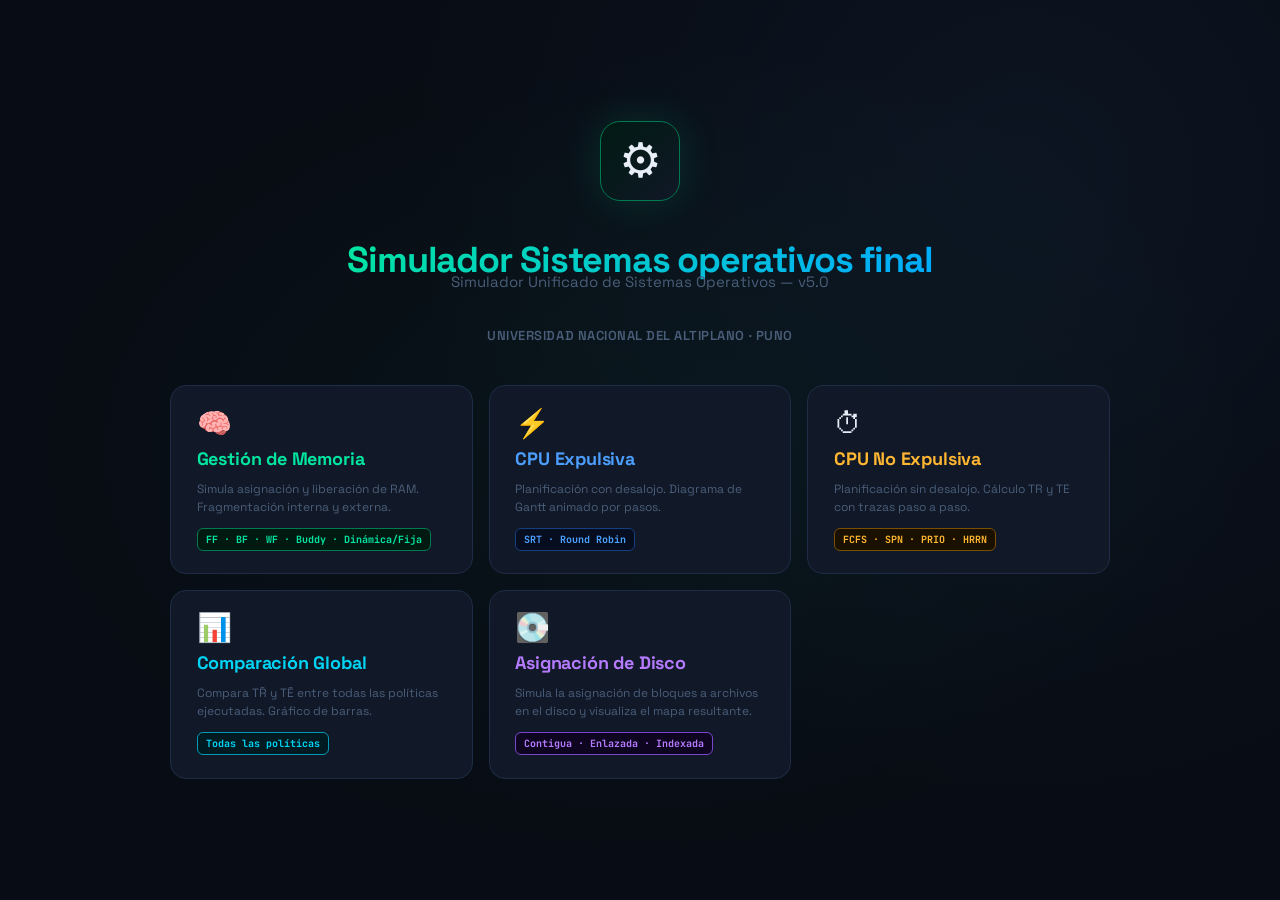
<file: index.html>
<!DOCTYPE html>
<html lang="es">
<head>
<meta charset="UTF-8">
<meta name="viewport" content="width=device-width, initial-scale=1.0">
<title>Simulador SO v5 — UNA Puno</title>
<link href="https://fonts.googleapis.com/css2?family=Space+Grotesk:wght@400;500;600;700;800&family=JetBrains+Mono:wght@400;500;700&display=swap" rel="stylesheet">
<link rel="stylesheet" href="/src/simulator.css">
</head>
<body>

<div id="tooltip"></div>

<!-- ═══════════════════ WELCOME SCREEN ═══════════════════ -->
<div id="welcome-screen">
  <div class="wlc-logo">⚙</div>
  <div>
    <div class="wlc-title"> Simulador Sistemas operativos final </div>
    <div class="wlc-sub">Simulador Unificado de Sistemas Operativos — v5.0</div>
  </div>
  <div class="wlc-uni">Universidad Nacional del Altiplano · Puno</div>

  <div class="sim-type-grid">
    <div class="sim-type-card" data-type="memory" onclick="launchSim('memory',this)">
      <div class="stc-icon">🧠</div>
      <div class="stc-name" style="color:var(--green)">Gestión de Memoria</div>
      <div class="stc-desc">Simula asignación y liberación de RAM. Fragmentación interna y externa.</div>
      <div class="stc-badge" style="background:var(--green-bg);color:var(--green);border:1px solid var(--green3)">FF · BF · WF · Buddy · Dinámica/Fija</div>
    </div>
    <div class="sim-type-card" data-type="cpu-exp" onclick="launchSim('cpu-exp',this)">
      <div class="stc-icon">⚡</div>
      <div class="stc-name" style="color:var(--blue)">CPU Expulsiva</div>
      <div class="stc-desc">Planificación con desalojo. Diagrama de Gantt animado por pasos.</div>
      <div class="stc-badge" style="background:var(--blue-bg);color:var(--blue);border:1px solid var(--blue3)">SRT · Round Robin</div>
    </div>
    <div class="sim-type-card" data-type="cpu-noexp" onclick="launchSim('cpu-noexp',this)">
      <div class="stc-icon">⏱</div>
      <div class="stc-name" style="color:var(--amber)">CPU No Expulsiva</div>
      <div class="stc-desc">Planificación sin desalojo. Cálculo TR y TE con trazas paso a paso.</div>
      <div class="stc-badge" style="background:var(--amber-bg);color:var(--amber);border:1px solid var(--amber3)">FCFS · SPN · PRIO · HRRN</div>
    </div>
    <div class="sim-type-card" data-type="compare" onclick="launchSim('compare',this)">
      <div class="stc-icon">📊</div>
      <div class="stc-name" style="color:var(--cyan)">Comparación Global</div>
      <div class="stc-desc">Compara TR̄ y TĒ entre todas las políticas ejecutadas. Gráfico de barras.</div>
      <div class="stc-badge" style="background:var(--cyan-bg);color:var(--cyan);border:1px solid var(--cyan2)">Todas las políticas</div>
    </div>
    <div class="sim-type-card" data-type="disk" onclick="launchSim('disk',this)">
      <div class="stc-icon">💽</div>
      <div class="stc-name" style="color:var(--purple)">Asignación de Disco</div>
      <div class="stc-desc">Simula la asignación de bloques a archivos en el disco y visualiza el mapa resultante.</div>
      <div class="stc-badge" style="background:var(--purple-bg);color:var(--purple);border:1px solid var(--purple2)">Contigua · Enlazada · Indexada</div>
    </div>
  </div>
</div>

<!-- ═══════════════════ HEADER ═══════════════════ -->
<div id="app-header" style="display:none">
  <div class="hdr-top">
    <div class="hdr-brand">
      <div class="hdr-icon">⚙</div>
      <div>
        <div class="hdr-name">SIS<span>‑215</span></div>
        <div class="hdr-uni">Simulador SO · UNA Puno</div>
      </div>
    </div>
    <!-- Live metric pills -->
    <div class="hdr-metrics">
      <div class="hm-pill cyan">
        <div class="hm-pill-icon">🔖</div>
        <div>
          <div class="hm-pill-label">Simulación activa</div>
          <div class="hm-pill-val" id="hm-simname">—</div>
        </div>
      </div>
      <!-- RAM bar pill -->
      <div class="hm-pill-bar">
        <div class="hm-pill-icon" style="background:var(--green-bg);border:1px solid var(--green3);border-radius:7px;width:30px;height:30px;display:flex;align-items:center;justify-content:center">💾</div>
        <div class="hm-bar-wrap">
          <div class="hm-pill-label">Uso RAM <span id="hm-ram-pct" style="color:var(--green);font-family:'JetBrains Mono',monospace">—</span></div>
          <div class="hm-bar-track"><div class="hm-bar-fill" id="hm-ram-bar" style="background:var(--green);width:0%"></div></div>
        </div>
      </div>
      <!-- CPU bar pill -->
      <div class="hm-pill-bar">
        <div class="hm-pill-icon" style="background:var(--blue-bg);border:1px solid var(--blue3);border-radius:7px;width:30px;height:30px;display:flex;align-items:center;justify-content:center">🖥</div>
        <div class="hm-bar-wrap">
          <div class="hm-pill-label">Uso CPU <span id="hm-cpu-pct" style="color:var(--blue);font-family:'JetBrains Mono',monospace">—</span></div>
          <div class="hm-bar-track"><div class="hm-bar-fill" id="hm-cpu-bar" style="background:var(--blue);width:0%"></div></div>
        </div>
      </div>
      <div class="hm-pill green">
        <div class="hm-pill-icon">⏱</div>
        <div>
          <div class="hm-pill-label">Tiempo Retorno TR̄</div>
          <div class="hm-pill-val" id="hm-tr">—</div>
        </div>
      </div>
      <div class="hm-pill blue">
        <div class="hm-pill-icon">⌚</div>
        <div>
          <div class="hm-pill-label">Tiempo Espera TĒ</div>
          <div class="hm-pill-val" id="hm-te">—</div>
        </div>
      </div>
      <div class="hm-pill amber">
        <div class="hm-pill-icon">📦</div>
        <div>
          <div class="hm-pill-label">Procesos activos</div>
          <div class="hm-pill-val" id="hm-procs">—</div>
        </div>
      </div>
      <div class="hm-pill purple">
        <div class="hm-pill-icon">🔀</div>
        <div>
          <div class="hm-pill-label">Frag. Externa</div>
          <div class="hm-pill-val" id="hm-efrag">—</div>
        </div>
      </div>
    </div>
    <!-- Sim type + actions -->
    <div class="hdr-simtype">
      <span class="simtype-label">Tipo de simulación</span>
      <span class="simtype-badge mem" id="hdr-simtype-badge">MEMORIA</span>
      <div class="hdr-actions">
        <button class="btn sm" onclick="toggleDarkLight()" id="theme-btn">☀ Claro</button>
        <button class="btn sm" onclick="exportReport()">📄 Exportar</button>
      </div>
    </div>
  </div>

  <!-- FORMULA STRIP -->
  <div class="hdr-bottom">
    <div class="field-ref"><span class="fr-key" style="color:#94a3b8">TL</span><span class="fr-eq">Tiempo de Llegada</span></div>
    <div class="field-ref"><span class="fr-key" style="color:var(--purple)">Ts</span><span class="fr-eq">Ráfaga de CPU</span></div>
    <div class="field-ref"><span class="fr-key" style="color:var(--green)">TF</span><span class="fr-eq">Tiempo de Finalización</span></div>
    <div class="field-ref"><span class="fr-key" style="color:var(--amber)">TR</span><span class="fr-eq"><strong>TR = TF − TL</strong> · Retorno</span></div>
    <div class="field-ref"><span class="fr-key" style="color:var(--blue)">TE</span><span class="fr-eq"><strong>TE = TR − Ts</strong> · Espera</span></div>
    <div class="field-ref"><span class="fr-key" style="color:var(--red)">EF</span><span class="fr-eq">Frag. Externa = Σ huecos libres</span></div>
    <div class="field-ref"><span class="fr-key" style="color:var(--pink)">IF</span><span class="fr-eq">Frag. Interna = bloque − proceso</span></div>
    <div class="field-ref"><span class="fr-key" style="color:var(--cyan)">HRRN</span><span class="fr-eq">Ratio = <strong>(TE + Ts) / Ts</strong></span></div>
  </div>
</div>

<!-- ═══════════════════ MODULE NAV ═══════════════════ -->
<div id="module-nav" style="display:none">
  <button class="mod-home-btn" onclick="goHome()" title="Volver a la pantalla principal"><span class="home-icon">🏠</span><span class="home-text"><span class="home-main">← Inicio</span><span class="home-sub">Cambiar módulo</span></span></button>
  <button class="mod-tab mem-tab active" id="modtab-memory" onclick="switchModule('memory',this,'MEMORIA','mem')">
    <span class="tab-ico">🧠</span><span>Gestión de Memoria</span>
    <span class="tab-cnt">FF / BF / WF / Buddy</span>
  </button>
  <button class="mod-tab cpuexp-tab" id="modtab-cpu-exp" onclick="switchModule('cpu-exp',this,'CPU EXPULSIVA','cpu-exp')">
    <span class="tab-ico">⚡</span><span>CPU Expulsiva</span>
    <span class="tab-cnt">SRT / RR</span>
  </button>
  <button class="mod-tab cpunoexp-tab" id="modtab-cpu-noexp" onclick="switchModule('cpu-noexp',this,'CPU NO EXPULSIVA','cpu-noexp')">
    <span class="tab-ico">⏱</span><span>CPU No Expulsiva</span>
    <span class="tab-cnt">FCFS / SPN / PRIO / HRRN</span>
  </button>
  <button class="mod-tab cmp-tab" id="modtab-compare" onclick="switchModule('compare',this,'COMPARACIÓN','compare')">
    <span class="tab-ico">📊</span><span>Comparación</span>
  </button>
  <button class="mod-tab disk-tab" id="modtab-disk" onclick="switchModule('disk',this,'ASIGNACIÓN DE DISCO','disk')">
    <span class="tab-ico">💽</span><span>Asignación de Disco</span>
    <span class="tab-cnt">Contigua / Enlazada / Indexada</span>
  </button>
</div>

<!-- ═══════════════════ APP BODY ═══════════════════ -->
<div id="app-body" style="display:none">

<!-- ══════ MODULE 1: MEMORIA ══════ -->
<div class="module-panel active" id="mod-memory">
<div class="mod-layout">
  <!-- SIDEBAR -->
  <div class="mod-sidebar">
    <div class="panel">
      <div class="panel-hdr"><span class="panel-dot" style="background:var(--green)"></span><span class="panel-title">Algoritmo de Asignación</span></div>
      <div class="algo-grid">
        <div class="algo-card selected" id="algo-FF" onclick="mem.selectAlgo('FF',this)">
          <div class="algo-name">1° Ajuste</div><div class="algo-desc">Primer hueco suficiente. Rápido.</div>
        </div>
        <div class="algo-card" id="algo-BF" onclick="mem.selectAlgo('BF',this)">
          <div class="algo-name">Mejor Ajuste</div><div class="algo-desc">Hueco más pequeño. Min. desperdicio.</div>
        </div>
        <div class="algo-card" id="algo-WF" onclick="mem.selectAlgo('WF',this)">
          <div class="algo-name">Peor Ajuste</div><div class="algo-desc">Hueco más grande. Restos reusables.</div>
        </div>
        <div class="algo-card" id="algo-BD" onclick="mem.selectAlgo('BD',this)">
          <div class="algo-name">Los Gemelos</div><div class="algo-desc">Buddy System. Potencias de 2.</div>
        </div>
      </div>
      <div class="buddy-info" id="buddy-info">
        <strong style="color:var(--green)">Buddy System:</strong> Divide RAM en potencias de 2. Cada bloque tiene un «gemelo»; al liberarse se fusionan automáticamente.
      </div>
    </div>

    <div class="panel">
      <div class="panel-hdr"><span class="panel-dot" style="background:var(--amber)"></span><span class="panel-title">Configuración RAM</span></div>
      <div class="field-row">
        <div><label class="lbl">RAM Total (KB)</label><input type="number" id="mem-ram" value="4096" min="256" max="131072" step="256"></div>
        <div><label class="lbl">S.O. (KB)</label><input type="number" id="mem-os" value="128" min="0" max="2048" step="16"></div>
      </div>
      <div class="field">
        <label class="lbl">Tipo de Memoria</label>
        <div class="mode-toggle">
          <button class="mode-btn active" id="mode-dyn" onclick="mem.setMode('dynamic',this)">Dinámica</button>
          <button class="mode-btn" id="mode-fix" onclick="mem.setMode('fixed',this)">Estática / Fija</button>
        </div>
      </div>
      <div id="fixed-field" style="display:none">
        <label class="lbl">Particiones Fijas (KB, separadas por coma)</label>
        <input type="text" id="fixed-parts" value="512,1024,2048,512">
      </div>
      <!-- RAM Usage visual indicator -->
      <div style="margin-top:.5rem">
        <div style="display:flex;justify-content:space-between;font-size:11px;color:var(--text3);margin-bottom:4px">
          <span>Uso actual de RAM</span>
          <span id="mem-ram-label" style="color:var(--green);font-family:'JetBrains Mono',monospace">—</span>
        </div>
        <div class="mcard-bar"><div class="mcard-bar-fill" id="mem-ram-usage-bar" style="background:var(--green);width:0%"></div></div>
        <div style="display:flex;gap:6px;flex-wrap:wrap;margin-top:5px;font-size:10px;color:var(--text3)">
          <span>■ <span style="color:var(--blue)">S.O.</span></span>
          <span>■ <span style="color:var(--green)">Procesos</span></span>
          <span>■ <span style="color:var(--purple)">Frag.Int</span></span>
          <span>■ <span style="color:var(--text3)">Libre</span></span>
        </div>
      </div>
    </div>

    <div class="panel">
      <div class="panel-hdr">
        <span class="panel-dot" style="background:var(--blue)"></span>
        <span class="panel-title">Carga de Trabajo</span>
        <span id="mem-proc-count" style="font-size:10px;color:var(--text3);font-family:'JetBrains Mono',monospace"></span>
      </div>
      <div class="ptable-wrap">
        <table class="ptable">
          <thead><tr><th style="width:16px">#</th><th>ID</th><th>Llega</th><th>Ráfaga</th><th>Mem KB</th><th>Prior</th><th></th></tr></thead>
          <tbody id="mem-proc-tbody"></tbody>
        </table>
      </div>
      <div class="btn-row">
        <button class="btn sm" onclick="mem.addProcess()">+ Proceso</button>
        <button class="btn sm" onclick="mem.loadDefault()">Ejemplo</button>
        <button class="btn sm danger" onclick="mem.clearAll()">Limpiar</button>
      </div>
      <div class="upload-zone" onclick="document.getElementById('mem-csv').click()">
        📂 CSV (ID, Llegada, Ráfaga, Memoria, Prioridad)
        <input type="file" id="mem-csv" accept=".csv,.txt" style="display:none" onchange="mem.loadCSV(this)">
      </div>
      <button class="btn primary" style="width:100%;padding:11px;font-size:14px;margin-top:4px" onclick="mem.run()">▶ Ejecutar Simulación</button>
    </div>
  </div>

  <!-- MAIN AREA -->
  <div class="mod-main">
    <!-- METRIC ROW -->
    <div class="metric-row">
      <div class="mcard cyan"><div class="mcard-lbl">Algoritmo</div><div class="mcard-val" id="m-algo" style="font-size:14px;color:var(--cyan)">—</div><div class="mcard-sub">Seleccionado</div></div>
      <div class="mcard green">
        <div class="mcard-lbl">Uso RAM</div>
        <div class="mcard-val" id="m-usage" style="color:var(--green)">—</div>
        <div class="mcard-bar"><div class="mcard-bar-fill" id="m-usage-bar" style="background:var(--green);width:0%"></div></div>
        <div class="mcard-sub">% utilizado</div>
      </div>
      <div class="mcard amber"><div class="mcard-lbl">Frag. Externa</div><div class="mcard-val" id="m-efrag" style="color:var(--amber)">—</div><div class="mcard-sub">KB libres totales</div></div>
      <div class="mcard purple"><div class="mcard-lbl">Frag. Interna</div><div class="mcard-val" id="m-ifrag" style="color:var(--purple)">—</div><div class="mcard-sub">KB desperdiciados</div></div>
      <div class="mcard red"><div class="mcard-lbl">En Espera</div><div class="mcard-val" id="m-wait" style="color:var(--red)">0</div><div class="mcard-sub">Sin memoria</div></div>
      <div class="mcard blue"><div class="mcard-lbl">Procesos</div><div class="mcard-val" id="m-procs" style="color:var(--blue)">0</div><div class="mcard-sub">Cargados</div></div>
    </div>

    <!-- RAM BAR -->
    <div class="panel" style="padding:.75rem 1rem">
      <div class="panel-hdr" style="margin-bottom:.55rem"><span class="panel-dot" style="background:var(--green)"></span><span class="panel-title">Distribución de RAM en tiempo real</span><span id="frag-pct" style="font-family:'JetBrains Mono',monospace;color:var(--green);font-weight:700;font-size:13px"></span></div>
      <div class="frag-bar" id="frag-bar">
        <div id="fb-os" class="frag-seg" style="background:var(--blue);width:3%"></div>
        <div id="fb-used" class="frag-seg" style="background:var(--green);width:0%"></div>
        <div id="fb-ifrag" class="frag-seg" style="background:var(--purple);width:0%"></div>
        <div id="fb-free" class="frag-seg" style="background:var(--surface4);width:97%"></div>
      </div>
      <div class="frag-legend">
        <span>■ <span style="color:var(--blue)">S.O.</span></span>
        <span>■ <span style="color:var(--green)">Usado</span></span>
        <span>■ <span style="color:var(--purple)">Frag.Int.</span></span>
        <span>■ <span style="color:var(--text3)">Libre</span></span>
      </div>
    </div>

    <!-- RESULT PANEL -->
    <div class="panel" id="mem-result-panel" style="flex:1;display:flex;flex-direction:column;min-height:0">
      <div class="time-ctrl">
        <button class="btn sm" onclick="mem.stepTime(-1)">◀ Prev</button>
        <span class="time-ctrl-t" id="mem-time-display">t = 0</span>
        <button class="btn sm" onclick="mem.stepTime(1)">Next ▶</button>
        <button class="btn sm" onclick="mem.toggleAnim()" id="mem-anim-btn">▶ Auto</button>
        <input type="range" id="mem-time-slider" min="0" max="1" value="0" step="1"
          style="flex:1;min-width:60px;accent-color:var(--green)" oninput="mem.sliderChange(this.value)">
      </div>
      <div class="tabs">
        <button class="tab-btn active" onclick="mem.switchTab('ram',this)">🗂 RAM Visual</button>
        <button class="tab-btn" onclick="mem.switchTab('particiones',this)">🏛 Particiones</button>
        <button class="tab-btn" onclick="mem.switchTab('fragdiag',this)">📦 Fragmentación</button>
        <button class="tab-btn" onclick="mem.switchTab('gantt',this)">📊 Gantt CPU</button>
        <button class="tab-btn" onclick="mem.switchTab('table',this)">📋 Tabla</button>
        <button class="tab-btn" onclick="mem.switchTab('log',this)">📝 Log</button>
        <button class="tab-btn" onclick="mem.switchTab('buddy',this)">🌲 Buddy</button>
      </div>

      <div class="tab-panel active" id="mem-tab-ram">
        <div class="empty-state" id="mem-empty-ram"><div class="es-icon">🧠</div><p>Ejecuta la simulación para ver el mapa de memoria</p></div>
        <div class="gantt-wrap" style="max-height:480px"><canvas id="ramCanvas" style="display:none;width:100%" height="440"></canvas></div>
        <div id="mem-legend" class="legend-wrap" style="margin-top:7px;display:none"></div>
      </div>

      <div class="tab-panel" id="mem-tab-particiones">
        <div class="empty-state" id="mem-empty-particiones"><div class="es-icon">🏛</div><p>Ejecuta la simulación para ver Particiones Múltiples</p></div>
        <div id="mem-particiones-content" style="display:none">
          <div style="margin-bottom:7px;font-size:11px;color:var(--text3);font-family:'JetBrains Mono',monospace">
            Instante: <span id="part-time-label" style="color:var(--green);font-weight:700">t = 0</span>
            <span style="font-size:10px;margin-left:8px">← usa el control de tiempo de arriba</span>
          </div>
          <div class="gantt-wrap" style="max-height:540px"><canvas id="partCanvas" style="width:100%" height="520"></canvas></div>
        </div>
      </div>

      <div class="tab-panel" id="mem-tab-fragdiag">
        <div class="empty-state" id="mem-empty-fragdiag"><div class="es-icon">📦</div><p>Ejecuta la simulación para ver el diagrama de fragmentación</p></div>
        <div id="mem-fragdiag-content" style="display:none">
          <div class="time-ctrl" style="margin-bottom:.7rem">
            <button class="btn sm" onclick="mem.fragDiagStep(-1)">◀ Prev</button>
            <span class="time-ctrl-t" id="fragdiag-time-label">t = 0</span>
            <button class="btn sm" onclick="mem.fragDiagStep(1)">Next ▶</button>
            <button class="btn sm" onclick="mem.fragDiagAuto()" id="fragdiag-btn-play">▶ Auto</button>
            <input type="range" id="fragdiag-slider" min="0" max="1" value="0" step="1" style="flex:1;min-width:60px;accent-color:var(--green)" oninput="mem.fragDiagSlider(this.value)">
          </div>
          <div class="fragdiag-layout">
            <div id="fragdiag-col"></div>
            <div class="fragdiag-info">
              <div class="panel" style="padding:.75rem .9rem;margin-bottom:.7rem">
                <div class="panel-hdr" style="margin-bottom:.65rem"><span class="panel-dot" style="background:var(--purple)"></span><span class="panel-title">Tipos de Fragmentación</span></div>
                <div class="frag-legend-row">
                  <span class="fl-swatch" style="background:rgba(255,77,106,.3);border:1.5px solid var(--red)"></span>
                  <div><div class="fl-name" style="color:var(--red)">Fragmentación Externa</div><div class="fl-desc">Huecos entre procesos. No hay bloque contiguo suficiente.</div></div>
                </div>
                <div class="frag-legend-row">
                  <span class="fl-swatch" style="background:rgba(181,123,255,.3);border:1.5px solid var(--purple)"></span>
                  <div><div class="fl-name" style="color:var(--purple)">Fragmentación Interna</div><div class="fl-desc">Espacio desperdiciado dentro de un bloque asignado.</div></div>
                </div>
                <div class="frag-legend-row">
                  <span class="fl-swatch" style="background:rgba(77,159,255,.25);border:1.5px solid var(--blue)"></span>
                  <div><div class="fl-name" style="color:var(--blue)">Sistema Operativo</div><div class="fl-desc">Zona reservada permanentemente.</div></div>
                </div>
              </div>
              <div class="fragdiag-stats" id="fragdiag-stats"></div>
            </div>
          </div>
        </div>
      </div>

      <div class="tab-panel" id="mem-tab-gantt">
        <div class="empty-state" id="mem-empty-gantt"><div class="es-icon">📊</div><p>Ejecuta la simulación para ver el diagrama de Gantt</p></div>
        <div id="mem-legend-gantt" class="legend-wrap" style="display:none"></div>
        <div class="gantt-wrap" style="display:none;max-height:380px" id="mem-gantt-wrap"><canvas id="memGanttCanvas" height="320"></canvas></div>
      </div>

      <div class="tab-panel" id="mem-tab-table">
        <div class="empty-state" id="mem-empty-table"><div class="es-icon">📋</div><p>Ejecuta la simulación para ver la tabla</p></div>
        <div id="mem-tbl-content" style="display:none">
          <div class="stat-cards" id="mem-stat-cards"></div>
          <div class="rtable-wrap">
            <table class="rtable">
              <thead><tr><th>Proceso</th><th>Llegada</th><th>Ráfaga</th><th>Memoria</th><th>Prior.</th><th>Inicio</th><th>Fin</th><th style="color:var(--amber)">TR</th><th style="color:var(--blue)">TE</th><th>Frag.Int.</th><th>Estado</th></tr></thead>
              <tbody id="mem-sum-tbody"></tbody>
              <tfoot id="mem-sum-tfoot"></tfoot>
            </table>
          </div>
        </div>
      </div>

      <div class="tab-panel" id="mem-tab-log">
        <div style="display:flex;gap:5px;margin-bottom:8px;flex-wrap:wrap">
          <button class="btn sm" onclick="document.getElementById('mem-log-box').scrollTop=0">↑ Inicio</button>
          <button class="btn sm" onclick="document.getElementById('mem-log-box').scrollTop=9999">↓ Final</button>
          <button class="btn sm" onclick="mem.copyLog()">📋 Copiar</button>
          <button class="btn sm" onclick="mem.downloadLog()">⬇ Descargar</button>
        </div>
        <div class="log-box" id="mem-log-box"><div class="log-line" style="color:var(--text3)">Ejecuta la simulación para ver el log...</div></div>
      </div>

      <div class="tab-panel" id="mem-tab-buddy">
        <div class="empty-state" id="mem-empty-buddy"><div class="es-icon">🌲</div><p>Selecciona "Los Gemelos" y ejecuta para ver el árbol Buddy</p></div>
        <div class="gantt-wrap" style="max-height:240px"><canvas id="buddyCanvas" style="display:none;width:100%" height="210"></canvas></div>
      </div>
    </div>
  </div>
</div>
</div><!-- /mod-memory -->

<!-- ══════ MODULE 2: CPU EXPULSIVA ══════ -->
<div class="module-panel" id="mod-cpu-exp">
<div class="mod-layout">
  <div class="mod-sidebar">
    <div class="panel">
      <div class="panel-hdr"><span class="panel-dot" style="background:var(--blue)"></span><span class="panel-title">Política Expulsiva</span></div>
      <div class="policy-grid">
        <div class="policy-card selected" id="exp-SRT" onclick="cpuExp.selectPolicy('SRT',this)">
          <div class="policy-name">SRT</div><div class="policy-desc">Shortest Remaining Time. Expulsa si llega proceso con menor tiempo restante.</div>
        </div>
        <div class="policy-card" id="exp-RR" onclick="cpuExp.selectPolicy('RR',this)">
          <div class="policy-name">Round Robin</div><div class="policy-desc">Quantum fijo. Rotación equitativa.</div>
        </div>
      </div>
      <div id="exp-quantum-field" style="display:none;margin-top:.4rem">
        <label class="lbl">Quantum (q)</label>
        <input type="number" id="exp-quantum" value="2" min="1" max="99">
      </div>
      <div class="info-box show" id="exp-algo-info">
        <strong style="color:var(--blue)">SRT</strong> — En cada tick, si hay un proceso con menor tiempo restante, lo expulsa. Minimiza tiempo de espera promedio.
      </div>
    </div>
    <!-- Scheduler state visualizer -->
    <div class="panel">
      <div class="panel-hdr"><span class="panel-dot" style="background:var(--cyan)"></span><span class="panel-title">Estado del Planificador</span></div>
      <div id="exp-sch-states">
        <div style="font-size:11px;color:var(--text3);text-align:center;padding:.5rem">Ejecuta la simulación para ver estados</div>
      </div>
    </div>
    <div class="panel">
      <div class="panel-hdr"><span class="panel-dot" style="background:var(--cyan)"></span><span class="panel-title">Carga de Trabajo <span id="exp-proc-count" style="font-weight:400;font-size:10px;color:var(--text3);font-family:'JetBrains Mono',monospace;text-transform:none;letter-spacing:0"></span></span></div>
      <div class="ptable-wrap">
        <table class="ptable"><thead><tr><th></th><th>ID</th><th>Llegada</th><th>Ráfaga</th><th></th></tr></thead><tbody id="exp-proc-tbody"></tbody></table>
      </div>
      <div class="btn-row">
        <button class="btn sm" onclick="cpuExp.addProcess()">+ Proceso</button>
        <button class="btn sm" onclick="cpuExp.loadDefault()">Ejemplo</button>
        <button class="btn sm danger" onclick="cpuExp.clearAll()">Limpiar</button>
      </div>
      <div class="upload-zone" onclick="document.getElementById('exp-csv').click()">
        📂 CSV (ID, T.Llegada, T.Servicio)
        <input type="file" id="exp-csv" accept=".csv,.txt" style="display:none" onchange="cpuExp.loadCSV(this)">
      </div>
      <button class="btn primary-blue" style="width:100%;padding:11px;font-size:14px;margin-top:4px" onclick="cpuExp.run()">▶ Ejecutar Simulación</button>
    </div>
    <div class="panel">
      <div class="panel-hdr"><span class="panel-dot" style="background:var(--purple)"></span><span class="panel-title">Fórmulas</span></div>
      <div class="formula-row"><div class="formula-key" style="color:var(--amber)">TR</div><div class="formula-eq"><span>TR = TF − TL</span> · Retorno</div></div>
      <div class="formula-row"><div class="formula-key" style="color:var(--blue)">TE</div><div class="formula-eq"><span>TE = TR − Ts</span> · Espera</div></div>
      <div class="formula-row"><div class="formula-key" style="color:var(--green)">Avg</div><div class="formula-eq"><span>Σ / #procesos</span></div></div>
    </div>
  </div>
  <div class="mod-main">
    <div class="metric-row">
      <div class="mcard blue"><div class="mcard-lbl">Política</div><div class="mcard-val" id="exp-m-policy" style="font-size:14px;color:var(--blue)">—</div><div class="mcard-sub">Expulsiva</div></div>
      <div class="mcard cyan"><div class="mcard-lbl">Procesos</div><div class="mcard-val" id="exp-m-n" style="color:var(--cyan)">0</div><div class="mcard-sub">Total</div></div>
      <div class="mcard amber"><div class="mcard-lbl">TR̄ Promedio</div><div class="mcard-val" id="exp-m-tr" style="color:var(--amber)">—</div><div class="mcard-sub">Tiempo Retorno</div></div>
      <div class="mcard blue"><div class="mcard-lbl">TĒ Promedio</div><div class="mcard-val" id="exp-m-te" style="color:var(--blue)">—</div><div class="mcard-sub">Tiempo Espera</div></div>
      <div class="mcard green"><div class="mcard-lbl">T. Total CPU</div><div class="mcard-val" id="exp-m-total" style="color:var(--green)">—</div><div class="mcard-sub">ticks</div></div>
      <div class="mcard purple">
        <div class="mcard-lbl">Uso CPU</div>
        <div class="mcard-val" id="exp-m-util" style="color:var(--purple)">—</div>
        <div class="mcard-bar"><div class="mcard-bar-fill" id="exp-cpu-bar" style="background:var(--purple);width:0%"></div></div>
        <div class="mcard-sub">% activo</div>
      </div>
    </div>
    <div class="panel" style="flex:1;display:flex;flex-direction:column;min-height:0">
      <div class="empty-state" id="exp-empty-state"><div class="es-icon">⚡</div><p>Configura los procesos y presiona <strong>Ejecutar</strong></p></div>
      <div id="exp-result-content" style="display:none;flex:1;flex-direction:column">
        <div class="tabs">
          <button class="tab-btn active" onclick="cpuExp.switchTab('gantt',this)">📊 Gantt</button>
          <button class="tab-btn" onclick="cpuExp.switchTab('states',this)">🔄 Estados</button>
          <button class="tab-btn" onclick="cpuExp.switchTab('table',this)">📋 Tabla</button>
          <button class="tab-btn" onclick="cpuExp.switchTab('steps',this)">📝 Traza</button>
        </div>
        <div class="tab-panel active" id="exp-tab-gantt">
          <div class="legend-wrap" id="exp-legend"></div>
          <div class="time-ctrl">
            <button class="btn sm" id="exp-btn-prev" onclick="cpuExp.ganttStep(-1)" disabled>◀ Prev</button>
            <button class="btn sm" id="exp-btn-next" onclick="cpuExp.ganttStep(1)">Next ▶</button>
            <button class="btn sm" id="exp-btn-play" onclick="cpuExp.ganttPlay()">▶ Auto</button>
            <button class="btn sm" onclick="cpuExp.ganttReset()">↺ Reset</button>
            <span id="exp-step-indicator" style="font-family:'JetBrains Mono',monospace;font-size:12px;color:var(--text3)">Paso 0</span>
            <select id="exp-speed" style="height:30px;width:auto;font-size:12px">
              <option value="800">Lento</option><option value="450" selected>Normal</option><option value="180">Rápido</option>
            </select>
          </div>
          <div class="gantt-wrap" id="exp-gantt-wrap" style="overflow-x:auto"><canvas id="expGanttCanvas"></canvas></div>
        </div>
        <div class="tab-panel" id="exp-tab-states">
          <div id="exp-states-timeline" style="padding:.5rem 0"></div>
        </div>
        <div class="tab-panel" id="exp-tab-table">
          <div class="stat-cards" id="exp-stat-cards"></div>
          <div class="rtable-wrap">
            <table class="rtable">
              <thead><tr><th>Proceso</th><th>TL</th><th>Ts</th><th>TF</th><th style="color:var(--amber)">TR</th><th style="color:var(--blue)">TE</th></tr></thead>
              <tbody id="exp-sum-tbody"></tbody><tfoot id="exp-sum-tfoot"></tfoot>
            </table>
          </div>
        </div>
        <div class="tab-panel" id="exp-tab-steps"><div class="step-trace" id="exp-steps-panel"></div></div>
      </div>
    </div>
  </div>
</div>
</div><!-- /mod-cpu-exp -->

<!-- ══════ MODULE 3: CPU NO EXPULSIVA ══════ -->
<div class="module-panel" id="mod-cpu-noexp">
<div class="mod-layout">
  <div class="mod-sidebar">
    <div class="panel">
      <div class="panel-hdr"><span class="panel-dot" style="background:var(--amber)"></span><span class="panel-title">Política No Expulsiva</span></div>
      <div class="policy-grid">
        <div class="policy-card noexp selected" id="noexp-FCFS" onclick="cpuNoExp.selectPolicy('FCFS',this)">
          <div class="policy-name">FCFS</div><div class="policy-desc">First Come, First Served. Orden de llegada.</div>
        </div>
        <div class="policy-card noexp" id="noexp-SPN" onclick="cpuNoExp.selectPolicy('SPN',this)">
          <div class="policy-name">SPN / SJF</div><div class="policy-desc">Shorter Process Next. Menor Ts primero.</div>
        </div>
        <div class="policy-card noexp" id="noexp-PRIO" onclick="cpuNoExp.selectPolicy('PRIO',this)">
          <div class="policy-name">Prioridad</div><div class="policy-desc">Non-preemptive. Menor número = mayor prio.</div>
        </div>
        <div class="policy-card noexp" id="noexp-HRRN" onclick="cpuNoExp.selectPolicy('HRRN',this)">
          <div class="policy-name">HRRN</div><div class="policy-desc">Highest Response Ratio. Evita inanición.</div>
        </div>
      </div>
      <div class="info-box show amber-box" id="noexp-algo-info">
        <strong style="color:var(--amber)">FCFS</strong> — Orden estricto de llegada. Sin desalojo.
      </div>
    </div>
    <!-- Scheduler state visualizer -->
    <div class="panel">
      <div class="panel-hdr"><span class="panel-dot" style="background:var(--cyan)"></span><span class="panel-title">Estado del Planificador</span></div>
      <div id="noexp-sch-states">
        <div style="font-size:11px;color:var(--text3);text-align:center;padding:.5rem">Ejecuta la simulación para ver estados</div>
      </div>
    </div>
    <div class="panel">
      <div class="panel-hdr"><span class="panel-dot" style="background:var(--cyan)"></span><span class="panel-title">Carga de Trabajo <span id="noexp-proc-count" style="font-weight:400;font-size:10px;color:var(--text3);font-family:'JetBrains Mono',monospace;text-transform:none;letter-spacing:0"></span></span></div>
      <div class="ptable-wrap">
        <table class="ptable"><thead><tr><th></th><th>ID</th><th>Llegada</th><th>Ráfaga</th><th>Prior.</th><th></th></tr></thead><tbody id="noexp-proc-tbody"></tbody></table>
      </div>
      <div class="btn-row">
        <button class="btn sm" onclick="cpuNoExp.addProcess()">+ Proceso</button>
        <button class="btn sm" onclick="cpuNoExp.loadDefault()">Ejemplo</button>
        <button class="btn sm danger" onclick="cpuNoExp.clearAll()">Limpiar</button>
      </div>
      <div class="upload-zone" onclick="document.getElementById('noexp-csv').click()">
        📂 CSV (ID, Llegada, Ráfaga, Prioridad)
        <input type="file" id="noexp-csv" accept=".csv,.txt" style="display:none" onchange="cpuNoExp.loadCSV(this)">
      </div>
      <button class="btn primary-amber" style="width:100%;padding:11px;font-size:14px;margin-top:4px" onclick="cpuNoExp.run()">▶ Ejecutar Simulación</button>
    </div>
  </div>
  <div class="mod-main">
    <div class="metric-row">
      <div class="mcard amber"><div class="mcard-lbl">Política</div><div class="mcard-val" id="noexp-m-policy" style="font-size:14px;color:var(--amber)">—</div><div class="mcard-sub">No Expulsiva</div></div>
      <div class="mcard cyan"><div class="mcard-lbl">Procesos</div><div class="mcard-val" id="noexp-m-n" style="color:var(--cyan)">0</div><div class="mcard-sub">Total</div></div>
      <div class="mcard amber"><div class="mcard-lbl">TR̄ Promedio</div><div class="mcard-val" id="noexp-m-tr" style="color:var(--amber)">—</div><div class="mcard-sub">Tiempo Retorno</div></div>
      <div class="mcard blue"><div class="mcard-lbl">TĒ Promedio</div><div class="mcard-val" id="noexp-m-te" style="color:var(--blue)">—</div><div class="mcard-sub">Tiempo Espera</div></div>
      <div class="mcard green"><div class="mcard-lbl">T. Total</div><div class="mcard-val" id="noexp-m-total" style="color:var(--green)">—</div><div class="mcard-sub">ticks</div></div>
      <div class="mcard purple">
        <div class="mcard-lbl">Uso CPU</div>
        <div class="mcard-val" id="noexp-m-util" style="color:var(--purple)">—</div>
        <div class="mcard-bar"><div class="mcard-bar-fill" id="noexp-cpu-bar" style="background:var(--purple);width:0%"></div></div>
        <div class="mcard-sub">% activo</div>
      </div>
    </div>
    <div class="panel" style="flex:1;display:flex;flex-direction:column;min-height:0">
      <div class="empty-state" id="noexp-empty-state"><div class="es-icon">⏱</div><p>Configura los procesos y presiona <strong>Ejecutar</strong></p></div>
      <div id="noexp-result-content" style="display:none;flex-direction:column">
        <div class="tabs">
          <button class="tab-btn active" onclick="cpuNoExp.switchTab('gantt',this)">📊 Gantt</button>
          <button class="tab-btn" onclick="cpuNoExp.switchTab('states',this)">🔄 Estados</button>
          <button class="tab-btn" onclick="cpuNoExp.switchTab('table',this)">📋 Tabla</button>
          <button class="tab-btn" onclick="cpuNoExp.switchTab('steps',this)">📝 Paso a paso</button>
        </div>
        <div class="tab-panel active" id="noexp-tab-gantt">
          <div class="legend-wrap" id="noexp-legend"></div>
          <div class="time-ctrl">
            <button class="btn sm" id="noexp-btn-prev" onclick="cpuNoExp.ganttStep(-1)" disabled>◀ Prev</button>
            <button class="btn sm" id="noexp-btn-next" onclick="cpuNoExp.ganttStep(1)">Next ▶</button>
            <button class="btn sm" id="noexp-btn-play" onclick="cpuNoExp.ganttPlay()">▶ Auto</button>
            <button class="btn sm" onclick="cpuNoExp.ganttReset()">↺ Reset</button>
            <span id="noexp-step-indicator" style="font-family:'JetBrains Mono',monospace;font-size:12px;color:var(--text3)">Paso 0</span>
            <select id="noexp-speed" style="height:30px;width:auto;font-size:12px">
              <option value="800">Lento</option><option value="450" selected>Normal</option><option value="180">Rápido</option>
            </select>
          </div>
          <div class="gantt-wrap" id="noexp-gantt-wrap" style="overflow-x:auto"><canvas id="noexpGanttCanvas"></canvas></div>
        </div>
        <div class="tab-panel" id="noexp-tab-states">
          <div id="noexp-states-timeline" style="padding:.5rem 0"></div>
        </div>
        <div class="tab-panel" id="noexp-tab-table">
          <div class="stat-cards" id="noexp-stat-cards"></div>
          <div class="rtable-wrap">
            <table class="rtable">
              <thead><tr><th>Proceso</th><th>TL</th><th>Ts</th><th>Prior.</th><th>TF</th><th style="color:var(--amber)">TR</th><th style="color:var(--blue)">TE</th></tr></thead>
              <tbody id="noexp-sum-tbody"></tbody><tfoot id="noexp-sum-tfoot"></tfoot>
            </table>
          </div>
        </div>
        <div class="tab-panel" id="noexp-tab-steps"><div id="noexp-steps-panel" class="log-box"></div></div>
      </div>
    </div>
  </div>
</div>
</div><!-- /mod-cpu-noexp -->

<!-- ══════ MODULE 4: COMPARACIÓN ══════ -->
<div class="module-panel" id="mod-compare">
<div class="mod-layout">
  <div class="mod-sidebar">
    <div class="panel">
      <div class="panel-hdr"><span class="panel-dot" style="background:var(--cyan)"></span><span class="panel-title">Comparación Global</span></div>
      <p style="font-size:12px;color:var(--text3);margin-bottom:.9rem">Ejecuta simulaciones en los otros módulos para comparar TR̄ y TĒ entre políticas.</p>
      <button class="btn primary" style="width:100%;padding:10px" onclick="compare.refresh()">🔄 Actualizar</button>
    </div>
    <div class="panel">
      <div class="panel-hdr"><span class="panel-dot" style="background:var(--amber)"></span><span class="panel-title">Leyenda métricas</span></div>
      <div class="formula-row"><div class="formula-key" style="color:var(--amber)">TR̄</div><div class="formula-eq">Tiempo Retorno promedio</div></div>
      <div class="formula-row"><div class="formula-key" style="color:var(--blue)">TĒ</div><div class="formula-eq">Tiempo Espera promedio</div></div>
      <div class="formula-row"><div class="formula-key" style="color:var(--cyan)">N</div><div class="formula-eq">Número de procesos</div></div>
    </div>
  </div>
  <div class="mod-main">
    <div id="compare-grid" class="compare-grid"></div>
    <div class="panel">
      <div class="panel-hdr"><span class="panel-dot" style="background:var(--amber)"></span><span class="panel-title">Comparativa Visual — TR̄ y TĒ por Política</span></div>
      <div class="gantt-wrap" style="overflow-x:auto"><canvas id="compareCanvas" height="320" style="width:100%"></canvas></div>
    </div>
  </div>
</div>
</div><!-- /mod-compare -->

<!-- ══════ MODULE 5: ASIGNACIÓN DE DISCO ══════ -->
<div class="module-panel" id="mod-disk">
<div class="mod-layout">
  <!-- SIDEBAR -->
  <div class="mod-sidebar">
    <div class="panel">
      <div class="panel-hdr"><span class="panel-dot" style="background:var(--purple)"></span><span class="panel-title">Método de Asignación</span></div>
      <div class="algo-grid" style="grid-template-columns:1fr">
        <div class="algo-card selected" id="dalgo-contig" onclick="disk.selectMethod('contig',this)">
          <div class="algo-name">Contigua</div><div class="algo-desc">Bloques consecutivos. Rápida, pero genera fragmentación externa.</div>
        </div>
        <div class="algo-card" id="dalgo-linked" onclick="disk.selectMethod('linked',this)">
          <div class="algo-name">Enlazada</div><div class="algo-desc">Cada bloque apunta al siguiente. Sin fragmentación externa, acceso secuencial.</div>
        </div>
        <div class="algo-card" id="dalgo-indexed" onclick="disk.selectMethod('indexed',this)">
          <div class="algo-name">Indexada</div><div class="algo-desc">Un bloque índice guarda punteros a los bloques de datos. Acceso directo.</div>
        </div>
      </div>
      <div class="info-box show" id="disk-algo-info" style="border-left-color:var(--purple)">
        <strong style="color:var(--purple)">Contigua</strong> — Cada archivo ocupa un rango de bloques consecutivos. Se asigna por Primer Ajuste sobre los huecos libres. Fácil de leer secuencialmente, pero con el tiempo aparecen huecos (fragmentación externa) que impiden ubicar archivos grandes.
      </div>
    </div>

    <div class="panel">
      <div class="panel-hdr"><span class="panel-dot" style="background:var(--amber)"></span><span class="panel-title">Configuración del Disco</span></div>
      <div class="field-row">
        <div><label class="lbl">Bloques totales</label><input type="number" id="disk-total-blocks" value="40" min="8" max="400" step="1"></div>
        <div><label class="lbl">Tamaño bloque (KB)</label><input type="number" id="disk-block-size" value="4" min="1" max="256" step="1"></div>
      </div>
      <div style="margin-top:.5rem">
        <div style="display:flex;justify-content:space-between;font-size:11px;color:var(--text3);margin-bottom:4px">
          <span>Uso actual de disco</span>
          <span id="disk-usage-label" style="color:var(--purple);font-family:'JetBrains Mono',monospace">—</span>
        </div>
        <div class="mcard-bar"><div class="mcard-bar-fill" id="disk-usage-bar" style="background:var(--purple);width:0%"></div></div>
      </div>
    </div>

    <div class="panel">
      <div class="panel-hdr">
        <span class="panel-dot" style="background:var(--blue)"></span>
        <span class="panel-title">Archivos a Asignar</span>
        <span id="disk-file-count" style="font-size:10px;color:var(--text3);font-family:'JetBrains Mono',monospace"></span>
      </div>
      <div class="ptable-wrap">
        <table class="ptable">
          <thead><tr><th style="width:16px">#</th><th>Nombre</th><th>Bloques</th><th></th></tr></thead>
          <tbody id="disk-file-tbody"></tbody>
        </table>
      </div>
      <div class="btn-row">
        <button class="btn sm" onclick="disk.addFile()">+ Archivo</button>
        <button class="btn sm" onclick="disk.loadDefault()">Ejemplo</button>
        <button class="btn sm danger" onclick="disk.clearAll()">Limpiar</button>
      </div>
      <div class="upload-zone" onclick="document.getElementById('disk-csv').click()">
        📂 CSV (Nombre, Bloques)
        <input type="file" id="disk-csv" accept=".csv,.txt" style="display:none" onchange="disk.loadCSV(this)">
      </div>
      <button class="btn primary" style="width:100%;padding:11px;font-size:14px;margin-top:4px;background:var(--purple);border-color:var(--purple2)" onclick="disk.run()">▶ Ejecutar Simulación</button>
    </div>
  </div>

  <!-- MAIN AREA -->
  <div class="mod-main">
    <div class="metric-row">
      <div class="mcard purple"><div class="mcard-lbl">Método</div><div class="mcard-val" id="d-m-method" style="font-size:14px;color:var(--purple)">—</div><div class="mcard-sub">Seleccionado</div></div>
      <div class="mcard green">
        <div class="mcard-lbl">Uso de Disco</div>
        <div class="mcard-val" id="d-m-usage" style="color:var(--green)">—</div>
        <div class="mcard-bar"><div class="mcard-bar-fill" id="d-m-usage-bar" style="background:var(--green);width:0%"></div></div>
        <div class="mcard-sub">% ocupado</div>
      </div>
      <div class="mcard amber"><div class="mcard-lbl">Bloques Libres</div><div class="mcard-val" id="d-m-free" style="color:var(--amber)">—</div><div class="mcard-sub">de bloques totales</div></div>
      <div class="mcard red"><div class="mcard-lbl">Frag. Externa</div><div class="mcard-val" id="d-m-holes" style="color:var(--red)">—</div><div class="mcard-sub">huecos libres (solo contigua)</div></div>
      <div class="mcard blue"><div class="mcard-lbl">Archivos Asignados</div><div class="mcard-val" id="d-m-ok" style="color:var(--blue)">0</div><div class="mcard-sub">de archivos totales</div></div>
      <div class="mcard cyan"><div class="mcard-lbl">Overhead</div><div class="mcard-val" id="d-m-overhead" style="color:var(--cyan)">—</div><div class="mcard-sub">bloques de control</div></div>
    </div>

    <div class="panel" id="disk-result-panel" style="flex:1;display:flex;flex-direction:column;min-height:0">
      <div class="empty-state" id="disk-empty-state"><div class="es-icon">💽</div><p>Configura los archivos y presiona <strong>Ejecutar Simulación</strong></p></div>
      <div id="disk-result-content" style="display:none;flex-direction:column;min-height:0;flex:1">
        <div class="tabs">
          <button class="tab-btn active" onclick="disk.switchTab('map',this)">💽 Mapa de Disco</button>
          <button class="tab-btn" onclick="disk.switchTab('table',this)">📋 Tabla de Asignación</button>
          <button class="tab-btn" onclick="disk.switchTab('detail',this)">🔎 Detalle del Método</button>
          <button class="tab-btn" onclick="disk.switchTab('log',this)">📝 Traza / Log</button>
        </div>

        <div class="tab-panel active" id="disk-tab-map" style="overflow-y:auto">
          <div class="disk-grid" id="disk-grid"></div>
          <div id="disk-legend" class="legend-wrap disk-legend-scroll" style="margin-top:10px"></div>
        </div>

        <div class="tab-panel" id="disk-tab-table" style="overflow-y:auto">
          <div class="rtable-wrap">
            <table class="rtable">
              <thead><tr><th>Archivo</th><th>Bloques</th><th>KB</th><th>Ubicación</th><th>Estado</th></tr></thead>
              <tbody id="disk-sum-tbody"></tbody>
              <tfoot id="disk-sum-tfoot"></tfoot>
            </table>
          </div>
        </div>

        <div class="tab-panel" id="disk-tab-detail" style="overflow-y:auto">
          <div id="disk-detail-content"></div>
        </div>

        <div class="tab-panel" id="disk-tab-log">
          <div style="display:flex;gap:5px;margin-bottom:8px;flex-wrap:wrap">
            <button class="btn sm" onclick="document.getElementById('disk-log-box').scrollTop=0">↑ Inicio</button>
            <button class="btn sm" onclick="document.getElementById('disk-log-box').scrollTop=9999">↓ Final</button>
            <button class="btn sm" onclick="disk.copyLog()">📋 Copiar</button>
            <button class="btn sm" onclick="disk.downloadLog()">⬇ Descargar</button>
          </div>
          <div class="log-box" id="disk-log-box"><div class="log-line" style="color:var(--text3)">Ejecuta la simulación para ver el log...</div></div>
        </div>
      </div>
    </div>
  </div>
</div>
</div><!-- /mod-disk -->

</div><!-- /app-body -->

<script type="module" src="/src/simulator.js"></script>
</body>
</html>
</file>
<file: src/simulator.css>
/* ═══════════════════════════════════════════════ VARIABLES */
:root{
  --bg:#080c14;
  --surface:#0d1220;
  --surface2:#111827;
  --surface3:#161f30;
  --surface4:#1c2840;
  --border:#1e2d45;
  --border2:#2a3f60;
  --border3:#3a5580;

  --text:#e8eef8;
  --text2:#94a3b8;
  --text3:#4a5e7a;

  --green:#00e5a0;
  --green2:#00b87a;
  --green3:#007a50;
  --green-bg:#001a12;
  --green-glow:rgba(0,229,160,.15);

  --blue:#4d9fff;
  --blue2:#2878d0;
  --blue3:#153f80;
  --blue-bg:#050d1f;
  --blue-glow:rgba(77,159,255,.15);

  --amber:#ffb732;
  --amber2:#cc8800;
  --amber3:#7a5000;
  --amber-bg:#1a1000;
  --amber-glow:rgba(255,183,50,.15);

  --cyan:#00d4f5;
  --cyan2:#009ab5;
  --cyan-bg:#001a22;

  --red:#ff4d6a;
  --red2:#c0233c;
  --red-bg:#1a0008;

  --purple:#b57bff;
  --purple2:#7a44cc;
  --purple-bg:#0e0520;

  --pink:#ff6eb0;

  --r:8px;
  --rlg:12px;
  --rxl:16px;

  --sidebar-w:310px;
  --hdr-h:120px;
  --nav-h:48px;
}

*{box-sizing:border-box;margin:0;padding:0}
html,body{height:100%;overflow:hidden}
html{scroll-behavior:smooth}

body{
  font-family:'Space Grotesk',sans-serif;
  background:var(--bg);
  color:var(--text);
  font-size:14px;
  line-height:1.5;
  height:100vh;
}

::-webkit-scrollbar{width:5px;height:5px}
::-webkit-scrollbar-track{background:var(--surface)}
::-webkit-scrollbar-thumb{background:var(--border2);border-radius:3px}
::-webkit-scrollbar-thumb:hover{background:var(--border3)}

.mono{font-family:'JetBrains Mono',monospace}

/* ═══════════════ WELCOME SCREEN */
#welcome-screen{
  position:fixed;inset:0;z-index:1000;
  background:var(--bg);
  display:flex;flex-direction:column;align-items:center;justify-content:center;
  gap:2rem;
  background-image:
    radial-gradient(ellipse 900px 600px at 50% 50%, rgba(0,229,160,.04) 0%, transparent 70%),
    radial-gradient(circle at 80% 20%, rgba(77,159,255,.06) 0%, transparent 50%);
}
#welcome-screen.hidden{display:none}

.wlc-logo{
  font-size:48px;
  width:80px;height:80px;border-radius:20px;
  background:linear-gradient(135deg,var(--green-bg),var(--surface2));
  border:1.5px solid var(--green3);
  display:flex;align-items:center;justify-content:center;
  box-shadow:0 0 40px var(--green-glow);
}
.wlc-title{
  text-align:center;
  font-size:36px;font-weight:800;letter-spacing:-.03em;
  background:linear-gradient(135deg, var(--green), #00aaff);
  -webkit-background-clip:text;-webkit-text-fill-color:transparent;
  background-clip:text;
}
.wlc-sub{font-size:15px;color:var(--text3);text-align:center;margin-top:-1rem}
.wlc-uni{font-size:13px;color:var(--text3);text-align:center;font-weight:600;letter-spacing:.04em;text-transform:uppercase}

.sim-type-grid{
  display:grid;grid-template-columns:repeat(3,1fr);gap:1rem;
  max-width:940px;width:92%;margin-top:.5rem;
}
.sim-type-card{
  background:var(--surface2);
  border:1.5px solid var(--border);
  border-radius:var(--rxl);
  padding:1.4rem 1.6rem;
  cursor:pointer;
  transition:all .2s;
  display:flex;flex-direction:column;gap:.5rem;
  text-align:left;
  position:relative;overflow:hidden;
}
.sim-type-card::before{
  content:'';position:absolute;inset:0;
  background:linear-gradient(135deg,var(--glow-col,transparent) 0%,transparent 60%);
  opacity:0;transition:opacity .2s;
}
.sim-type-card:hover::before{opacity:1}
.sim-type-card:hover{transform:translateY(-3px);border-color:var(--accent-col,var(--green))}
.sim-type-card[data-type="memory"]{--glow-col:var(--green-bg);--accent-col:var(--green)}
.sim-type-card[data-type="cpu-exp"]{--glow-col:var(--blue-bg);--accent-col:var(--blue)}
.sim-type-card[data-type="cpu-noexp"]{--glow-col:var(--amber-bg);--accent-col:var(--amber)}
.sim-type-card[data-type="compare"]{--glow-col:var(--cyan-bg);--accent-col:var(--cyan)}
.sim-type-card[data-type="disk"]{--glow-col:var(--purple-bg);--accent-col:var(--purple)}

.stc-icon{font-size:28px;line-height:1}
.stc-name{font-size:18px;font-weight:700;letter-spacing:-.01em}
.stc-desc{font-size:12px;color:var(--text3);line-height:1.5}
.stc-badge{
  display:inline-flex;align-items:center;gap:4px;
  font-family:'JetBrains Mono',monospace;font-size:10px;font-weight:700;
  padding:3px 8px;border-radius:6px;
  width:fit-content;margin-top:.25rem;
}

/* ═══════════════ HEADER */
#app-header{
  height:var(--hdr-h);
  background:var(--surface);
  border-bottom:1px solid var(--border);
  display:flex;flex-direction:column;
  flex-shrink:0;position:relative;z-index:100;
}

.hdr-top{
  display:flex;align-items:center;
  height:72px;padding:0 1.25rem;
  border-bottom:1px solid var(--border);
  gap:0;
}

.hdr-brand{
  display:flex;align-items:center;gap:10px;
  padding-right:16px;border-right:1px solid var(--border);
  flex-shrink:0;min-width:180px;
}
.hdr-icon{
  width:42px;height:42px;border-radius:10px;
  background:linear-gradient(135deg,var(--green-bg),var(--surface2));
  border:1.5px solid var(--green3);
  display:flex;align-items:center;justify-content:center;
  font-size:20px;flex-shrink:0;
  box-shadow:0 0 20px var(--green-glow);
}
.hdr-name{font-weight:800;font-size:18px;letter-spacing:-.03em;color:var(--text);line-height:1.1}
.hdr-name span{color:var(--green)}
.hdr-uni{font-size:11px;color:var(--text3);letter-spacing:.02em;margin-top:2px;font-weight:500}

/* ── HEADER METRICS (TOP STRIP) ── */
.hdr-metrics{
  display:flex;align-items:center;gap:6px;
  padding:0 12px;flex:1;overflow-x:auto;min-width:0;
}
.hdr-metrics::-webkit-scrollbar{height:0}

.hm-pill{
  display:flex;align-items:center;gap:7px;
  background:var(--surface3);border:1px solid var(--border);
  border-radius:9px;padding:5px 10px;
  flex-shrink:1;min-width:0;cursor:default;
  transition:border-color .15s;
}
.hm-pill:hover{border-color:var(--border2)}
.hm-pill-icon{
  width:26px;height:26px;border-radius:6px;
  display:flex;align-items:center;justify-content:center;
  font-size:13px;flex-shrink:0;
}
.hm-pill-label{font-size:9px;color:var(--text3);font-weight:600;text-transform:uppercase;letter-spacing:.04em;line-height:1;white-space:nowrap}
.hm-pill-val{font-family:'JetBrains Mono',monospace;font-size:14px;font-weight:700;line-height:1.3}

.hm-pill.green .hm-pill-icon{background:var(--green-bg);border:1px solid var(--green3)}
.hm-pill.green .hm-pill-val{color:var(--green)}
.hm-pill.blue .hm-pill-icon{background:var(--blue-bg);border:1px solid var(--blue3)}
.hm-pill.blue .hm-pill-val{color:var(--blue)}
.hm-pill.amber .hm-pill-icon{background:var(--amber-bg);border:1px solid var(--amber3)}
.hm-pill.amber .hm-pill-val{color:var(--amber)}
.hm-pill.cyan .hm-pill-icon{background:var(--cyan-bg);border:1px solid var(--cyan2)}
.hm-pill.cyan .hm-pill-val{color:var(--cyan)}
.hm-pill.red .hm-pill-icon{background:var(--red-bg);border:1px solid var(--red2)}
.hm-pill.red .hm-pill-val{color:var(--red)}
.hm-pill.purple .hm-pill-icon{background:var(--purple-bg);border:1px solid var(--purple2)}
.hm-pill.purple .hm-pill-val{color:var(--purple)}

/* RAM usage bar in header */
.hm-pill-bar{
  display:flex;align-items:center;gap:7px;
  background:var(--surface3);border:1px solid var(--border);
  border-radius:9px;padding:5px 10px;
  flex-shrink:1;min-width:120px;
}
.hm-bar-wrap{flex:1;min-width:60px}
.hm-bar-track{height:8px;border-radius:4px;background:var(--surface4);overflow:hidden;margin-top:4px}
.hm-bar-fill{height:100%;border-radius:4px;transition:width .4s ease}

.hdr-simtype{
  padding:0 12px 0 12px;border-left:1px solid var(--border);
  flex-shrink:0;display:flex;flex-direction:row;align-items:center;gap:8px;
}
.simtype-label{display:none}
.simtype-badge{
  font-family:'JetBrains Mono',monospace;font-size:11px;font-weight:700;
  padding:4px 10px;border-radius:7px;letter-spacing:.04em;
}
.simtype-badge.mem{background:var(--green-bg);color:var(--green);border:1px solid var(--green3)}
.simtype-badge.cpu-exp{background:var(--blue-bg);color:var(--blue);border:1px solid var(--blue3)}
.simtype-badge.cpu-noexp{background:var(--amber-bg);color:var(--amber);border:1px solid var(--amber3)}
.simtype-badge.compare{background:var(--cyan-bg);color:var(--cyan);border:1px solid var(--cyan2)}
.simtype-badge.disk{background:var(--purple-bg);color:var(--purple);border:1px solid var(--purple2)}
.hdr-actions{display:flex;gap:5px;margin-top:0}

/* ── FORMULA STRIP ── */
.hdr-bottom{
  height:48px;padding:0 1.25rem;
  display:flex;align-items:center;gap:0;
  overflow-x:auto;
}
.hdr-bottom::-webkit-scrollbar{height:0}
.field-ref{
  display:flex;align-items:center;gap:7px;
  padding:0 14px;height:100%;
  border-right:1px solid var(--border);
  flex-shrink:0;
}
.field-ref:first-child{padding-left:0}
.fr-key{font-family:'JetBrains Mono',monospace;font-size:13px;font-weight:700;min-width:26px;text-align:center}
.fr-eq{font-size:11px;color:var(--text2);white-space:nowrap}
.fr-eq strong{color:var(--text);font-family:'JetBrains Mono',monospace;font-weight:600}

/* ═══════════════ MODULE NAV */
#module-nav{
  height:var(--nav-h);
  background:var(--surface);
  border-bottom:2px solid var(--border);
  display:flex;align-items:stretch;
  flex-shrink:0;overflow-x:auto;
}
#module-nav::-webkit-scrollbar{height:0}

.mod-tab{
  display:flex;align-items:center;gap:8px;
  padding:0 22px;cursor:pointer;border:none;background:none;
  color:var(--text3);font-family:'Space Grotesk',sans-serif;
  font-size:13px;font-weight:600;
  border-bottom:3px solid transparent;margin-bottom:-2px;
  transition:all .15s;white-space:nowrap;letter-spacing:.01em;
}
.mod-tab:hover:not(.active){color:var(--text2);background:rgba(255,255,255,.03)}
.mod-tab.active{color:var(--text)}
.mod-tab.active.mem-tab{color:var(--green);border-bottom-color:var(--green)}
.mod-tab.active.cpuexp-tab{color:var(--blue);border-bottom-color:var(--blue)}
.mod-tab.active.cpunoexp-tab{color:var(--amber);border-bottom-color:var(--amber)}
.mod-tab.active.cmp-tab{color:var(--cyan);border-bottom-color:var(--cyan)}
.mod-tab.active.disk-tab{color:var(--purple);border-bottom-color:var(--purple)}
.tab-ico{font-size:16px}
.tab-cnt{font-size:10px;padding:2px 7px;border-radius:8px;font-family:'JetBrains Mono',monospace;font-weight:700;background:var(--surface3);color:var(--text3)}
.mod-tab.active.mem-tab .tab-cnt{background:var(--green-bg);color:var(--green)}
.mod-tab.active.cpuexp-tab .tab-cnt{background:var(--blue-bg);color:var(--blue)}
.mod-tab.active.cpunoexp-tab .tab-cnt{background:var(--amber-bg);color:var(--amber)}
.mod-tab.active.cmp-tab .tab-cnt{background:var(--cyan-bg);color:var(--cyan)}
.mod-tab.active.disk-tab .tab-cnt{background:var(--purple-bg);color:var(--purple)}

/* back to home button */
.mod-home-btn{
  display:flex;align-items:center;gap:9px;
  padding:0 18px;cursor:pointer;
  background:linear-gradient(135deg,rgba(0,229,160,.1),rgba(0,229,160,.04));
  border:none;border-right:2px solid var(--green3);
  color:var(--green);font-family:'Space Grotesk',sans-serif;
  font-size:13px;font-weight:700;
  transition:all .2s;white-space:nowrap;flex-shrink:0;
  position:relative;overflow:hidden;
}
.mod-home-btn::after{
  content:'';position:absolute;inset:0;
  background:linear-gradient(135deg,rgba(0,229,160,.18),transparent);
  opacity:0;transition:opacity .2s;pointer-events:none;
}
.mod-home-btn:hover::after{opacity:1}
.mod-home-btn:hover{color:#fff;box-shadow:0 0 18px rgba(0,229,160,.2)}
.mod-home-btn .home-icon{font-size:18px;line-height:1;filter:drop-shadow(0 0 4px rgba(0,229,160,.5))}
.mod-home-btn .home-text{display:flex;flex-direction:column;gap:1px;line-height:1}
.mod-home-btn .home-main{font-size:13px;font-weight:800;letter-spacing:.01em}
.mod-home-btn .home-sub{font-size:9px;color:var(--green2);font-weight:500;letter-spacing:.06em;text-transform:uppercase}

/* ═══════════════ LAYOUT */
#app-body{
  height:calc(100vh - var(--hdr-h) - var(--nav-h));
  display:flex;overflow:hidden;
}
.module-panel{display:none;width:100%;height:100%;overflow:hidden}
.module-panel.active{display:flex}
.mod-layout{display:flex;width:100%;height:100%;overflow:hidden}

/* SIDEBAR */
.mod-sidebar{
  width:var(--sidebar-w);min-width:var(--sidebar-w);
  height:100%;overflow-y:auto;overflow-x:hidden;
  background:var(--surface);border-right:1px solid var(--border);
  padding:1rem;display:flex;flex-direction:column;gap:.8rem;flex-shrink:0;
}
/* MAIN AREA */
.mod-main{
  flex:1;height:100%;overflow-y:auto;overflow-x:hidden;
  padding:1rem;display:flex;flex-direction:column;gap:.9rem;
}

/* ═══════════════ PANELS */
.panel{
  background:var(--surface2);border:1px solid var(--border);
  border-radius:var(--rlg);padding:1rem 1.1rem;position:relative;
}
.panel-hdr{display:flex;align-items:center;gap:8px;margin-bottom:.85rem}
.panel-dot{width:3px;height:14px;border-radius:2px;flex-shrink:0}
.panel-title{font-size:11px;font-weight:700;color:var(--text2);text-transform:uppercase;letter-spacing:.1em;flex:1}
.panel-badge{font-size:10px;font-weight:700;padding:2px 8px;border-radius:8px;font-family:'JetBrains Mono',monospace}

/* ═══════════════ METRIC ROW (TOP OF MAIN) */
.metric-row{display:flex;gap:.7rem;flex-wrap:nowrap;overflow-x:auto}
.metric-row::-webkit-scrollbar{height:3px}
.mcard{
  background:var(--surface2);border:1px solid var(--border);
  border-radius:var(--rlg);padding:.85rem 1rem;
  flex:1;min-width:110px;flex-shrink:0;position:relative;overflow:hidden;
}
.mcard::after{content:'';position:absolute;top:0;left:0;right:0;height:2px}
.mcard.green::after{background:var(--green)}
.mcard.blue::after{background:var(--blue)}
.mcard.amber::after{background:var(--amber)}
.mcard.cyan::after{background:var(--cyan)}
.mcard.red::after{background:var(--red)}
.mcard.purple::after{background:var(--purple)}
.mcard-lbl{font-size:10px;font-weight:600;color:var(--text3);text-transform:uppercase;letter-spacing:.08em;margin-bottom:5px;font-family:'JetBrains Mono',monospace}
.mcard-val{font-family:'JetBrains Mono',monospace;font-size:22px;font-weight:700;line-height:1}
.mcard-sub{font-size:10px;color:var(--text3);margin-top:4px}

/* RAM BAR inside mcard */
.mcard-bar{height:6px;border-radius:3px;background:var(--surface4);margin-top:6px;overflow:hidden}
.mcard-bar-fill{height:100%;border-radius:3px;transition:width .4s ease}

/* ═══════════════ FORM CONTROLS */
label.lbl{font-size:12px;color:var(--text2);display:block;margin-bottom:4px;font-weight:600}
select,input[type=number],input[type=text]{
  width:100%;height:34px;
  background:var(--surface3);border:1px solid var(--border);
  border-radius:var(--r);color:var(--text);
  padding:0 10px;font-size:13px;font-family:'Space Grotesk',sans-serif;
  outline:none;transition:border-color .15s,box-shadow .15s;
  -webkit-appearance:none;
}
select:focus,input:focus{border-color:var(--green);box-shadow:0 0 0 3px rgba(0,229,160,.08)}
.field{margin-bottom:.7rem}
.field-row{display:grid;grid-template-columns:1fr 1fr;gap:9px;margin-bottom:.7rem}

/* ═══════════════ BUTTONS */
.btn{
  cursor:pointer;font-family:'Space Grotesk',sans-serif;
  font-size:13px;font-weight:600;
  padding:7px 13px;border-radius:var(--r);
  border:1px solid var(--border2);
  background:var(--surface3);color:var(--text2);
  transition:all .12s;letter-spacing:.01em;white-space:nowrap;
}
.btn:hover{background:var(--surface4);border-color:var(--green);color:var(--green)}
.btn.primary{background:var(--green3);color:#fff;border:1px solid var(--green2);font-weight:700;font-size:14px;box-shadow:0 2px 12px rgba(0,229,160,.2)}
.btn.primary:hover{background:var(--green2);box-shadow:0 4px 24px rgba(0,229,160,.3);transform:translateY(-1px)}
.btn.primary-blue{background:var(--blue3);color:#fff;border:1px solid var(--blue2);font-weight:700;font-size:14px;box-shadow:0 2px 12px rgba(77,159,255,.2)}
.btn.primary-blue:hover{background:var(--blue2);transform:translateY(-1px)}
.btn.primary-amber{background:var(--amber3);color:#fff;border:1px solid var(--amber2);font-weight:700;font-size:14px;box-shadow:0 2px 12px rgba(255,183,50,.2)}
.btn.primary-amber:hover{background:var(--amber2);transform:translateY(-1px)}
.btn.sm{padding:5px 10px;font-size:12px}
.btn.danger{color:var(--red);border-color:rgba(255,77,106,.25);background:var(--red-bg)}
.btn.danger:hover{background:var(--red);color:#fff;border-color:var(--red)}
.btn-row{display:flex;gap:5px;flex-wrap:wrap;margin-bottom:.7rem}
.btn-del{background:none;border:none;color:var(--text3);cursor:pointer;font-size:13px;padding:2px 6px;border-radius:4px;transition:all .1s}
.btn-del:hover{color:var(--red);background:var(--red-bg)}

/* ═══════════════ PROCESS TABLE */
.ptable-wrap{border:1px solid var(--border);border-radius:var(--r);overflow:hidden;margin-bottom:.7rem;max-height:280px;overflow-y:auto}
table.ptable{width:100%;border-collapse:collapse;font-size:12px}
table.ptable thead{position:sticky;top:0;z-index:2}
table.ptable thead th{background:var(--surface3);color:var(--text3);font-weight:700;padding:7px 5px;text-align:center;border-bottom:1px solid var(--border);font-size:10px;text-transform:uppercase;letter-spacing:.06em;font-family:'JetBrains Mono',monospace}
table.ptable thead th:first-child{text-align:left;padding-left:8px}
table.ptable tbody tr{border-bottom:1px solid var(--border)}
table.ptable tbody tr:last-child{border-bottom:none}
table.ptable tbody tr:nth-child(even){background:rgba(255,255,255,.015)}
table.ptable tbody tr:hover{background:var(--surface3)}
table.ptable td{padding:4px 3px;text-align:center}
table.ptable td:first-child{text-align:left;padding-left:8px}
table.ptable input{height:26px;padding:0 5px;font-size:12px;border-radius:4px;width:100%;text-align:center;font-family:'JetBrains Mono',monospace;background:var(--surface3);border:1px solid var(--border);color:var(--text);outline:none}
table.ptable input:focus{border-color:var(--green)}
.color-dot{width:10px;height:10px;border-radius:50%;display:inline-block}

/* ═══════════════ ALGO CARDS */
.algo-grid{display:grid;grid-template-columns:1fr 1fr;gap:6px;margin-bottom:.7rem}
.algo-card{background:var(--surface3);border:1px solid var(--border);border-radius:var(--r);padding:.6rem .75rem;cursor:pointer;transition:all .12s;user-select:none;border-left:3px solid transparent}
.algo-card:hover{border-color:var(--green);background:var(--surface4)}
.algo-card.selected{border-color:var(--green);background:var(--green-bg);border-left-color:var(--green)}
.algo-name{font-size:12px;font-weight:700;color:var(--text);margin-bottom:3px;font-family:'JetBrains Mono',monospace}
.algo-desc{font-size:10px;color:var(--text3);line-height:1.4}
.algo-card.selected .algo-name{color:var(--green)}

.policy-grid{display:grid;grid-template-columns:1fr 1fr;gap:6px;margin-bottom:.7rem}
.policy-card{background:var(--surface3);border:1px solid var(--border);border-radius:var(--r);padding:.6rem .75rem;cursor:pointer;transition:all .12s;user-select:none;border-left:3px solid transparent}
.policy-card:hover{border-color:var(--blue)}
.policy-card.selected{border-color:var(--blue);background:var(--blue-bg);border-left-color:var(--blue)}
.policy-name{font-size:12px;font-weight:700;color:var(--text);margin-bottom:3px;font-family:'JetBrains Mono',monospace}
.policy-desc{font-size:10px;color:var(--text3);line-height:1.4}
.policy-card.selected .policy-name{color:var(--blue)}
.policy-card.noexp:hover{border-color:var(--amber)}
.policy-card.noexp.selected{border-color:var(--amber);background:var(--amber-bg);border-left-color:var(--amber)}
.policy-card.noexp.selected .policy-name{color:var(--amber)}

/* ═══════════════ MODE TOGGLE */
.mode-toggle{display:flex;background:var(--surface3);border:1px solid var(--border);border-radius:var(--r);overflow:hidden;margin-bottom:.7rem}
.mode-btn{flex:1;padding:7px;font-size:12px;font-weight:600;border:none;background:none;color:var(--text3);cursor:pointer;transition:all .12s;font-family:'Space Grotesk',sans-serif}
.mode-btn.active{background:var(--green-bg);color:var(--green)}

/* ═══════════════ TABS */
.tabs{display:flex;gap:0;border-bottom:1px solid var(--border);margin-bottom:.9rem;overflow-x:auto;flex-shrink:0}
.tabs::-webkit-scrollbar{height:0}
.tab-btn{padding:8px 15px;font-size:12px;cursor:pointer;border:none;background:none;color:var(--text3);font-family:'Space Grotesk',sans-serif;border-bottom:2px solid transparent;margin-bottom:-1px;transition:color .12s;font-weight:600;white-space:nowrap;letter-spacing:.02em;text-transform:uppercase}
.tab-btn.active{color:var(--green);border-bottom-color:var(--green)}
.tab-btn:hover:not(.active){color:var(--text2)}
.tab-panel{display:none}
.tab-panel.active{display:block;animation:fadeUp .15s ease}

/* ═══════════════ RESULTS TABLE */
.rtable-wrap{overflow:auto;border:1px solid var(--border);border-radius:var(--r);max-height:360px}
table.rtable{width:100%;border-collapse:collapse;font-size:12px;min-width:500px}
table.rtable thead{position:sticky;top:0;z-index:1}
table.rtable thead th{background:var(--surface3);color:var(--text3);padding:8px 10px;font-size:10px;text-transform:uppercase;letter-spacing:.08em;font-weight:700;border-bottom:1px solid var(--border);text-align:left;font-family:'JetBrains Mono',monospace}
table.rtable tbody tr{border-bottom:1px solid var(--border);transition:background .08s}
table.rtable tbody tr:nth-child(even){background:rgba(255,255,255,.015)}
table.rtable tbody tr:hover{background:var(--surface3)}
table.rtable td{padding:7px 10px;font-family:'JetBrains Mono',monospace;font-size:12px}
table.rtable td.center{text-align:center}
table.rtable tfoot td{padding:8px 10px;background:var(--surface3);font-family:'JetBrains Mono',monospace;font-size:12px;border-top:1px solid var(--border2);font-weight:700}

/* ═══════════════ STATUS BADGES */
.sbadge{display:inline-flex;align-items:center;font-size:10px;font-weight:700;padding:2px 8px;border-radius:8px;letter-spacing:.04em;font-family:'JetBrains Mono',monospace}
.sbadge.green{background:var(--green-bg);color:var(--green);border:1px solid var(--green3)}
.sbadge.amber{background:var(--amber-bg);color:var(--amber)}
.sbadge.blue{background:var(--blue-bg);color:var(--blue)}
.sbadge.red{background:var(--red-bg);color:var(--red)}

/* ═══════════════ SCHEDULER STATE VISUALIZER */
.scheduler-states{
  display:flex;align-items:center;gap:0;
  background:var(--surface3);border:1px solid var(--border);
  border-radius:var(--r);padding:.6rem .8rem;
  margin-bottom:.8rem;overflow-x:auto;
  flex-wrap:nowrap;
}
.sch-lane{display:flex;flex-direction:column;align-items:center;gap:4px;flex-shrink:0;min-width:100px}
.sch-lane-title{font-size:10px;color:var(--text3);font-weight:700;text-transform:uppercase;letter-spacing:.08em;font-family:'JetBrains Mono',monospace}
.sch-lane-box{
  min-width:90px;min-height:36px;border-radius:6px;
  border:1.5px solid var(--border);background:var(--surface4);
  display:flex;flex-direction:column;align-items:center;justify-content:center;
  gap:2px;padding:4px 6px;
}
.sch-proc-chip{
  font-family:'JetBrains Mono',monospace;font-size:10px;font-weight:700;
  padding:2px 6px;border-radius:4px;white-space:nowrap;
}
.sch-arrow{font-size:18px;color:var(--text3);margin:0 4px;flex-shrink:0;align-self:center;margin-top:20px}

.state-new{background:rgba(77,159,255,.15);border-color:var(--blue);color:var(--blue)}
.state-ready{background:rgba(0,229,160,.15);border-color:var(--green);color:var(--green)}
.state-running{background:rgba(255,183,50,.2);border-color:var(--amber);color:var(--amber)}
.state-waiting{background:rgba(181,123,255,.15);border-color:var(--purple);color:var(--purple)}
.state-done{background:rgba(148,163,184,.1);border-color:var(--text3);color:var(--text3)}

/* ═══════════════ GANTT */
.gantt-wrap{background:var(--surface3);border:1px solid var(--border);border-radius:var(--r);overflow-x:auto;overflow-y:hidden}

/* ═══════════════ INFO BOX */
.info-box{background:var(--surface3);border:1px solid var(--border);border-left:2px solid var(--blue);border-radius:var(--r);padding:.65rem .9rem;font-size:12px;color:var(--text2);line-height:1.7;margin-bottom:.7rem;display:none}
.info-box.show{display:block}
.info-box.green-box{border-left-color:var(--green)}
.info-box.amber-box{border-left-color:var(--amber)}

/* ═══════════════ FORMULA ROW */
.formula-row{display:flex;align-items:center;gap:8px;padding:.35rem 0;border-bottom:1px solid var(--border);font-size:12px}
.formula-row:last-child{border-bottom:none}
.formula-key{font-family:'JetBrains Mono',monospace;font-weight:700;min-width:32px;font-size:13px}
.formula-eq{color:var(--text3);flex:1;line-height:1.4}
.formula-eq span{color:var(--text);font-weight:600;font-family:'JetBrains Mono',monospace;font-size:12px}

/* ═══════════════ UPLOAD ZONE */
.upload-zone{border:1px dashed var(--border2);border-radius:var(--r);padding:.6rem;text-align:center;color:var(--text3);font-size:11px;cursor:pointer;transition:all .12s;margin-bottom:.7rem}
.upload-zone:hover{border-color:var(--green);color:var(--green);background:var(--green-bg)}

/* ═══════════════ LEGEND */
.legend-wrap{display:flex;gap:7px;flex-wrap:wrap;padding:.6rem .8rem;background:var(--surface3);border:1px solid var(--border);border-radius:var(--r);margin-bottom:.7rem}
.legend-item{display:flex;align-items:center;gap:5px;font-size:11px;color:var(--text2);font-family:'JetBrains Mono',monospace}

/* ═══════════════ FRAG BAR */
.frag-bar{height:16px;border-radius:8px;overflow:hidden;display:flex;margin-top:6px;background:var(--surface4);border:1px solid var(--border)}
.frag-seg{height:100%;transition:width .4s ease}
.frag-legend{display:flex;gap:10px;flex-wrap:wrap;margin-top:7px;font-size:10px;color:var(--text3)}

/* ═══════════════ LOG BOX */
.log-box{background:var(--surface3);border:1px solid var(--border);border-radius:var(--r);padding:.7rem .9rem;max-height:360px;overflow-y:auto;font-family:'JetBrains Mono',monospace;font-size:12px;line-height:1.9}
.log-line{padding:1px 0;border-bottom:1px solid rgba(255,255,255,.02)}
.log-line.alloc{color:var(--green)}
.log-line.free{color:var(--amber)}
.log-line.wait{color:var(--text3);opacity:.7}
.log-line.error{color:var(--red)}
.log-line.header{color:var(--text2);font-weight:700;border-bottom:1px solid var(--border);margin-bottom:2px}
.log-line.event{color:var(--amber)}
.log-line.tick{color:var(--text3);opacity:.5}
.log-line.finish{color:var(--cyan)}
.log-line.merge{color:var(--cyan)}

/* ═══════════════ STEP TRACE */
.step-trace{background:var(--surface3);border:1px solid var(--border);border-radius:var(--r);font-family:'JetBrains Mono',monospace;font-size:12px;color:var(--text2);max-height:360px;overflow-y:auto;padding:.7rem .9rem;line-height:1.9}

/* ═══════════════ BUDDY */
.buddy-info{background:var(--green-bg);border:1px solid var(--green3);border-radius:var(--r);padding:.6rem .8rem;font-size:12px;color:var(--text2);margin-bottom:.7rem;display:none}
.buddy-info.show{display:block}

/* ═══════════════ DISK ALLOCATION MODULE */
.disk-grid{display:grid;grid-template-columns:repeat(auto-fill,minmax(38px,1fr));gap:5px}
.dblock{
  position:relative;aspect-ratio:1/1;border-radius:6px;display:flex;align-items:center;justify-content:center;
  font-family:'JetBrains Mono',monospace;font-size:10px;font-weight:700;color:#04140e;cursor:default;
  border:1px solid rgba(255,255,255,.08);transition:transform .1s;
}
.dblock:hover{transform:scale(1.12);z-index:3;box-shadow:0 3px 10px rgba(0,0,0,.5)}
.dblock.free{background:var(--surface3);border:1px dashed var(--border2);color:var(--text3)}
.dblock.index{box-shadow:inset 0 0 0 2px rgba(255,255,255,.55);border-radius:3px}
.dblock .db-idx{position:absolute;top:1px;left:3px;font-size:7px;opacity:.65;color:inherit}
.disk-legend-scroll{max-height:150px;overflow-y:auto}

.chain-file{background:var(--surface3);border:1px solid var(--border);border-radius:var(--r);padding:.55rem .75rem;margin-bottom:.55rem}
.chain-file-hdr{display:flex;align-items:center;gap:6px;margin-bottom:.4rem;font-size:12px;font-weight:700}
.chain-flow{display:flex;flex-wrap:wrap;align-items:center;gap:3px;font-family:'JetBrains Mono',monospace;font-size:11px}
.chain-node{padding:3px 8px;border-radius:5px;font-weight:700;color:#04140e}
.chain-arrow{color:var(--text3);font-weight:700}
.chain-eof{padding:3px 8px;border-radius:5px;background:var(--surface4);color:var(--text3);font-size:10px;font-weight:700}

.index-file{background:var(--surface3);border:1px solid var(--border);border-radius:var(--r);padding:.55rem .75rem;margin-bottom:.55rem}
.index-file-hdr{display:flex;align-items:center;gap:6px;margin-bottom:.45rem;font-size:12px;font-weight:700}
.index-block-tag{font-family:'JetBrains Mono',monospace;font-size:10px;padding:2px 7px;border-radius:5px;background:var(--surface4);border:1px solid var(--border2);color:var(--text2)}
.index-ptrs{display:flex;flex-wrap:wrap;gap:4px;margin-top:.35rem}
.index-ptr{font-family:'JetBrains Mono',monospace;font-size:10px;padding:3px 7px;border-radius:5px;color:#04140e;font-weight:700}

.hole-row{display:flex;justify-content:space-between;font-family:'JetBrains Mono',monospace;font-size:11px;padding:4px 8px;border-bottom:1px solid var(--border)}
.hole-row:last-child{border-bottom:none}
.disk-file-waiting{color:var(--red);font-size:10px;font-weight:700}

/* ═══════════════ TIME CTRL */
.time-ctrl{display:flex;gap:7px;align-items:center;flex-wrap:wrap;background:var(--surface3);padding:.6rem .8rem;border-radius:var(--r);border:1px solid var(--border);margin-bottom:.8rem}
.time-ctrl-t{font-family:'JetBrains Mono',monospace;font-size:14px;color:var(--green);font-weight:700;min-width:55px}

/* ═══════════════ ANIMATIONS */
@keyframes fadeUp{from{opacity:0;transform:translateY(4px)}to{opacity:1;transform:none}}
@keyframes pulse{0%,100%{opacity:1}50%{opacity:.6}}
.pulse{animation:pulse 1.4s ease infinite}

/* ═══════════════ DIVIDER */
.sdiv{height:1px;background:var(--border);margin:.5rem 0}

/* ═══════════════ COMPARE */
.compare-grid{display:grid;grid-template-columns:repeat(auto-fill,minmax(210px,1fr));gap:.85rem;margin-bottom:1rem}

/* ═══════════════ TOOLTIP */
#tooltip{position:fixed;background:var(--surface4);border:1px solid var(--border2);padding:6px 12px;border-radius:7px;font-size:12px;pointer-events:none;display:none;z-index:999;font-family:'JetBrains Mono',monospace;box-shadow:0 8px 28px rgba(0,0,0,.7);color:var(--text)}

/* ═══════════════ STAT CARDS */
.stat-cards{display:grid;grid-template-columns:repeat(auto-fit,minmax(120px,1fr));gap:8px;margin-bottom:.8rem}
.stat-card{background:var(--surface3);border:1px solid var(--border);border-radius:var(--r);padding:.6rem .8rem}
.sc-lbl{font-size:10px;color:var(--text3);text-transform:uppercase;letter-spacing:.08em;font-family:'JetBrains Mono',monospace}
.sc-val{font-size:18px;font-weight:700;font-family:'JetBrains Mono',monospace;margin-top:2px}

/* ═══════════════ FRAGDIAG */
.fragdiag-layout{display:flex;gap:1.25rem;flex-wrap:wrap;align-items:flex-start}
#fragdiag-col{flex:0 0 auto;min-width:160px}
.fragdiag-info{flex:1;min-width:200px}
.fragdiag-stats{display:grid;grid-template-columns:1fr 1fr;gap:.5rem;margin-top:.7rem}
.fs-card{background:var(--surface3);border:1px solid var(--border);border-left:3px solid transparent;border-radius:var(--r);padding:.5rem .7rem}
.fs-lbl{font-size:10px;color:var(--text3);text-transform:uppercase;letter-spacing:.06em;margin-bottom:3px}
.fs-val{font-size:15px;font-weight:700;font-family:'JetBrains Mono',monospace;line-height:1}
.fs-sub{font-size:10px;color:var(--text3);margin-top:2px}

/* ═══════════════ PARTITION LEGEND */
.frag-legend-row{display:flex;align-items:flex-start;gap:9px;margin:.5rem 0}
.fl-swatch{width:15px;height:15px;border-radius:3px;flex-shrink:0;margin-top:2px}
.fl-name{font-size:12px;font-weight:600}
.fl-desc{font-size:10px;color:var(--text3);line-height:1.4;margin-top:1px}

/* ═══════════════ EMPTY STATE */
.empty-state{text-align:center;padding:3.5rem 1rem;color:var(--text3)}
.es-icon{font-size:40px;margin-bottom:12px;opacity:.25}
.empty-state p{font-size:13px;color:var(--text3)}

/* Scrollbars */
.mod-main::-webkit-scrollbar{width:5px}
.mod-sidebar::-webkit-scrollbar{width:4px}

/* ═══════════════ RESPONSIVE */
@media(max-width:780px){
  :root{--sidebar-w:100%;--hdr-h:auto}
  .mod-layout{flex-direction:column}
  .mod-sidebar{width:100%;min-width:0;height:auto;max-height:50vh;border-right:none;border-bottom:1px solid var(--border)}
  #app-body{height:calc(100vh - 160px)}
  .hdr-metrics{display:none}
  .sim-type-grid{grid-template-columns:1fr 1fr}
}
@media(max-width:480px){
  .sim-type-grid{grid-template-columns:1fr}
}
@media(min-width:781px) and (max-width:980px){
  .sim-type-grid{grid-template-columns:1fr 1fr}
}
</file>
